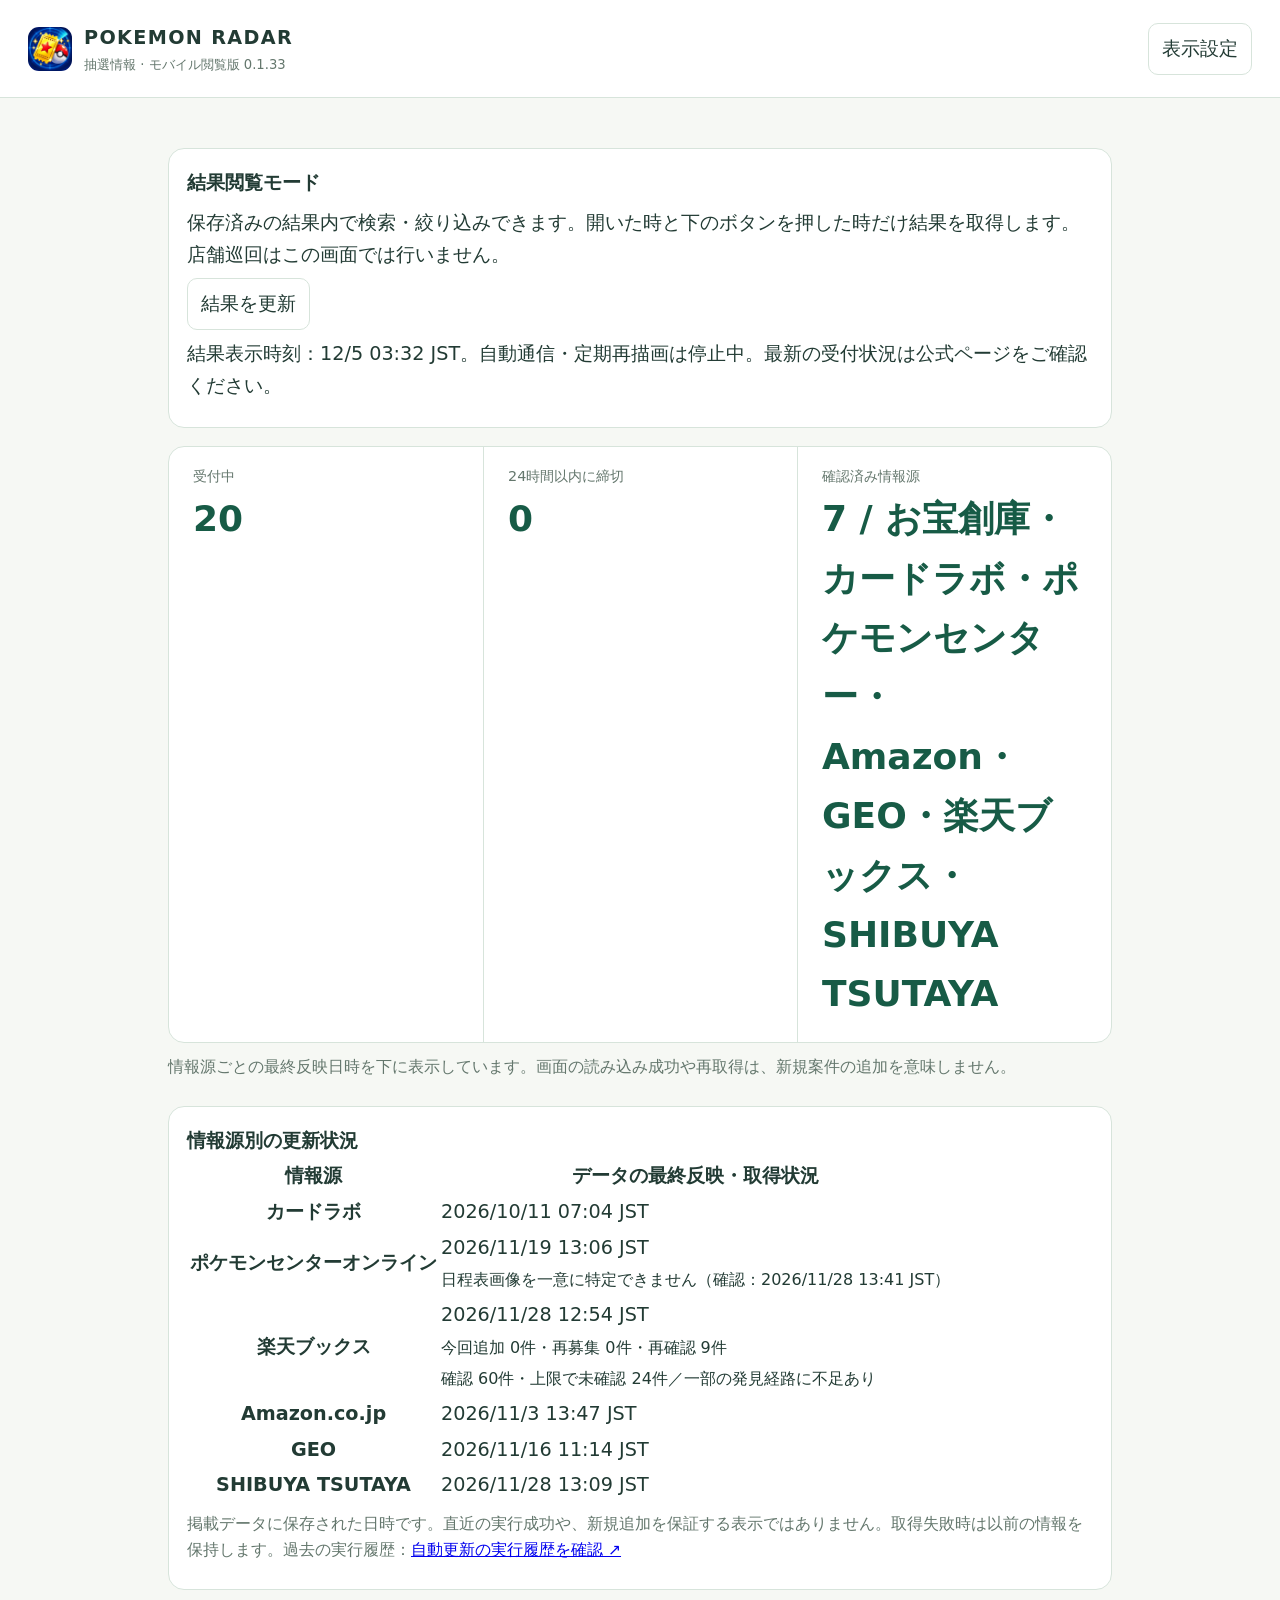
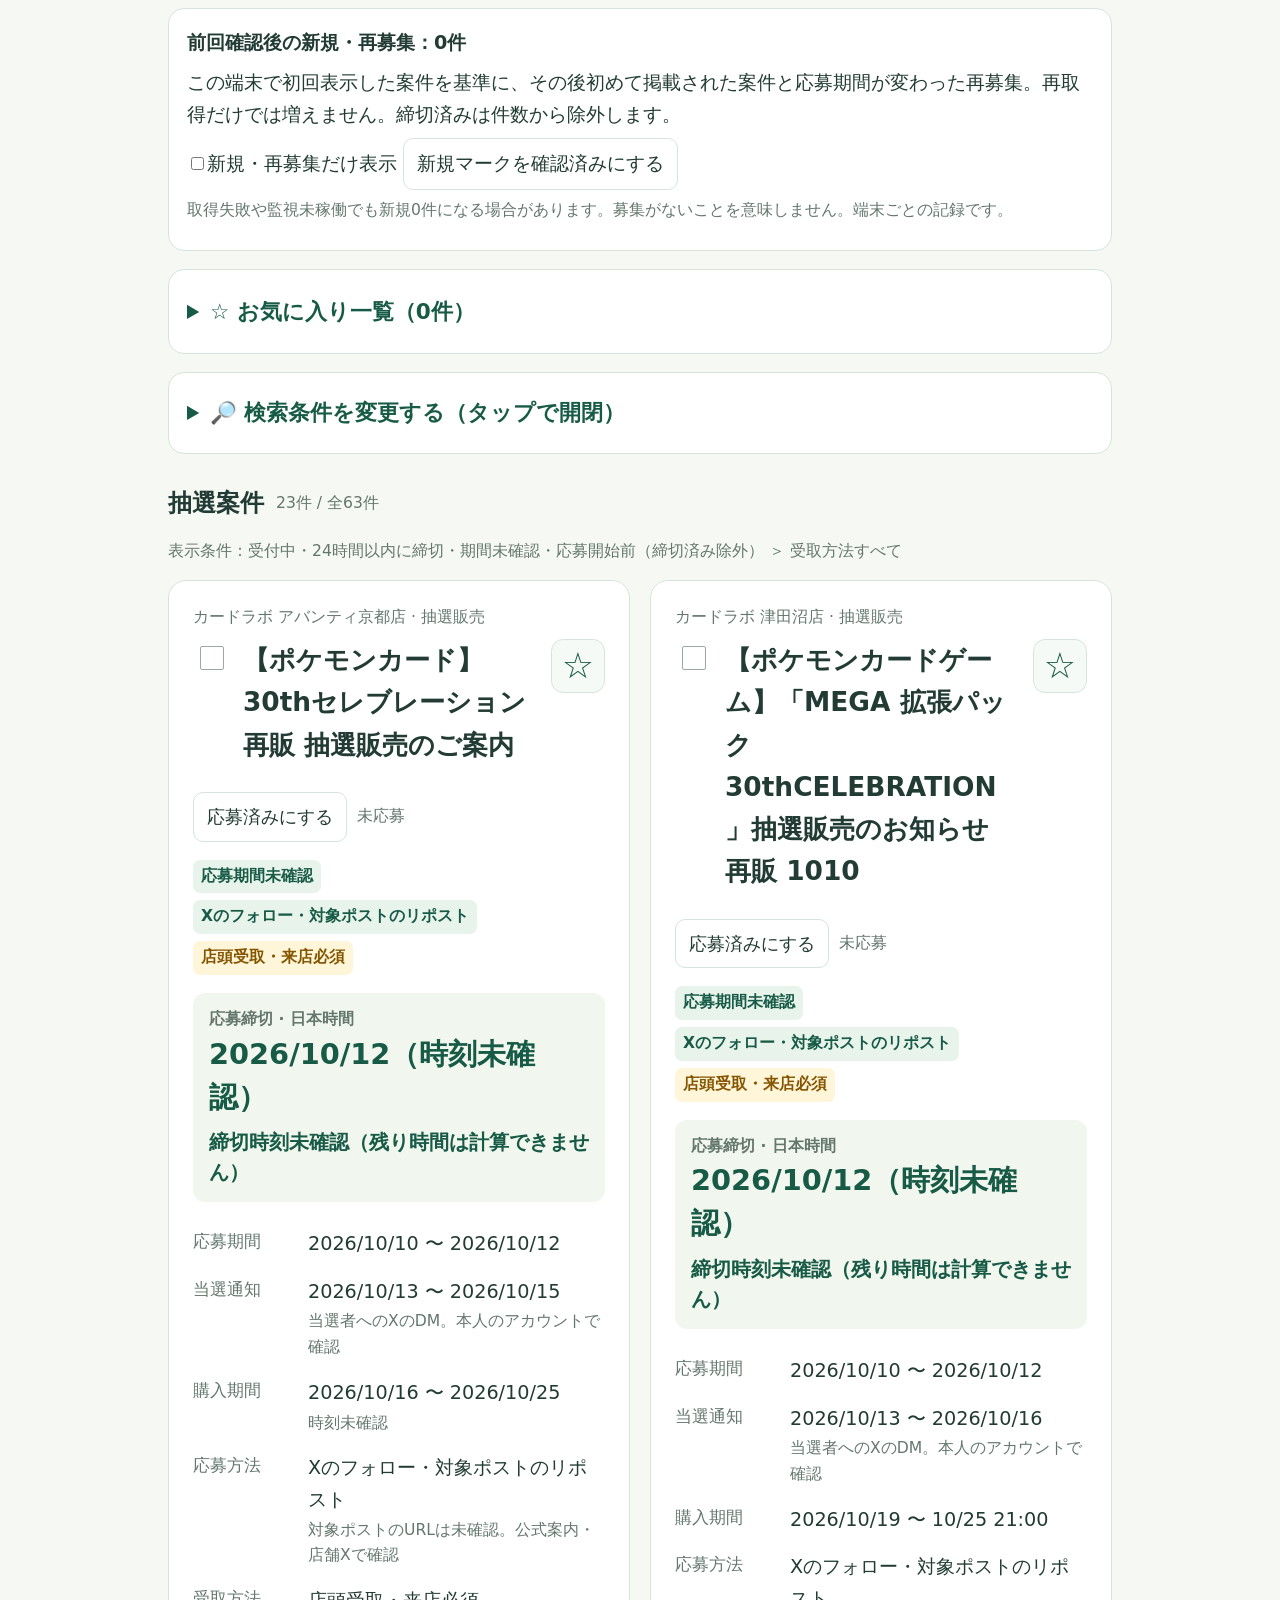
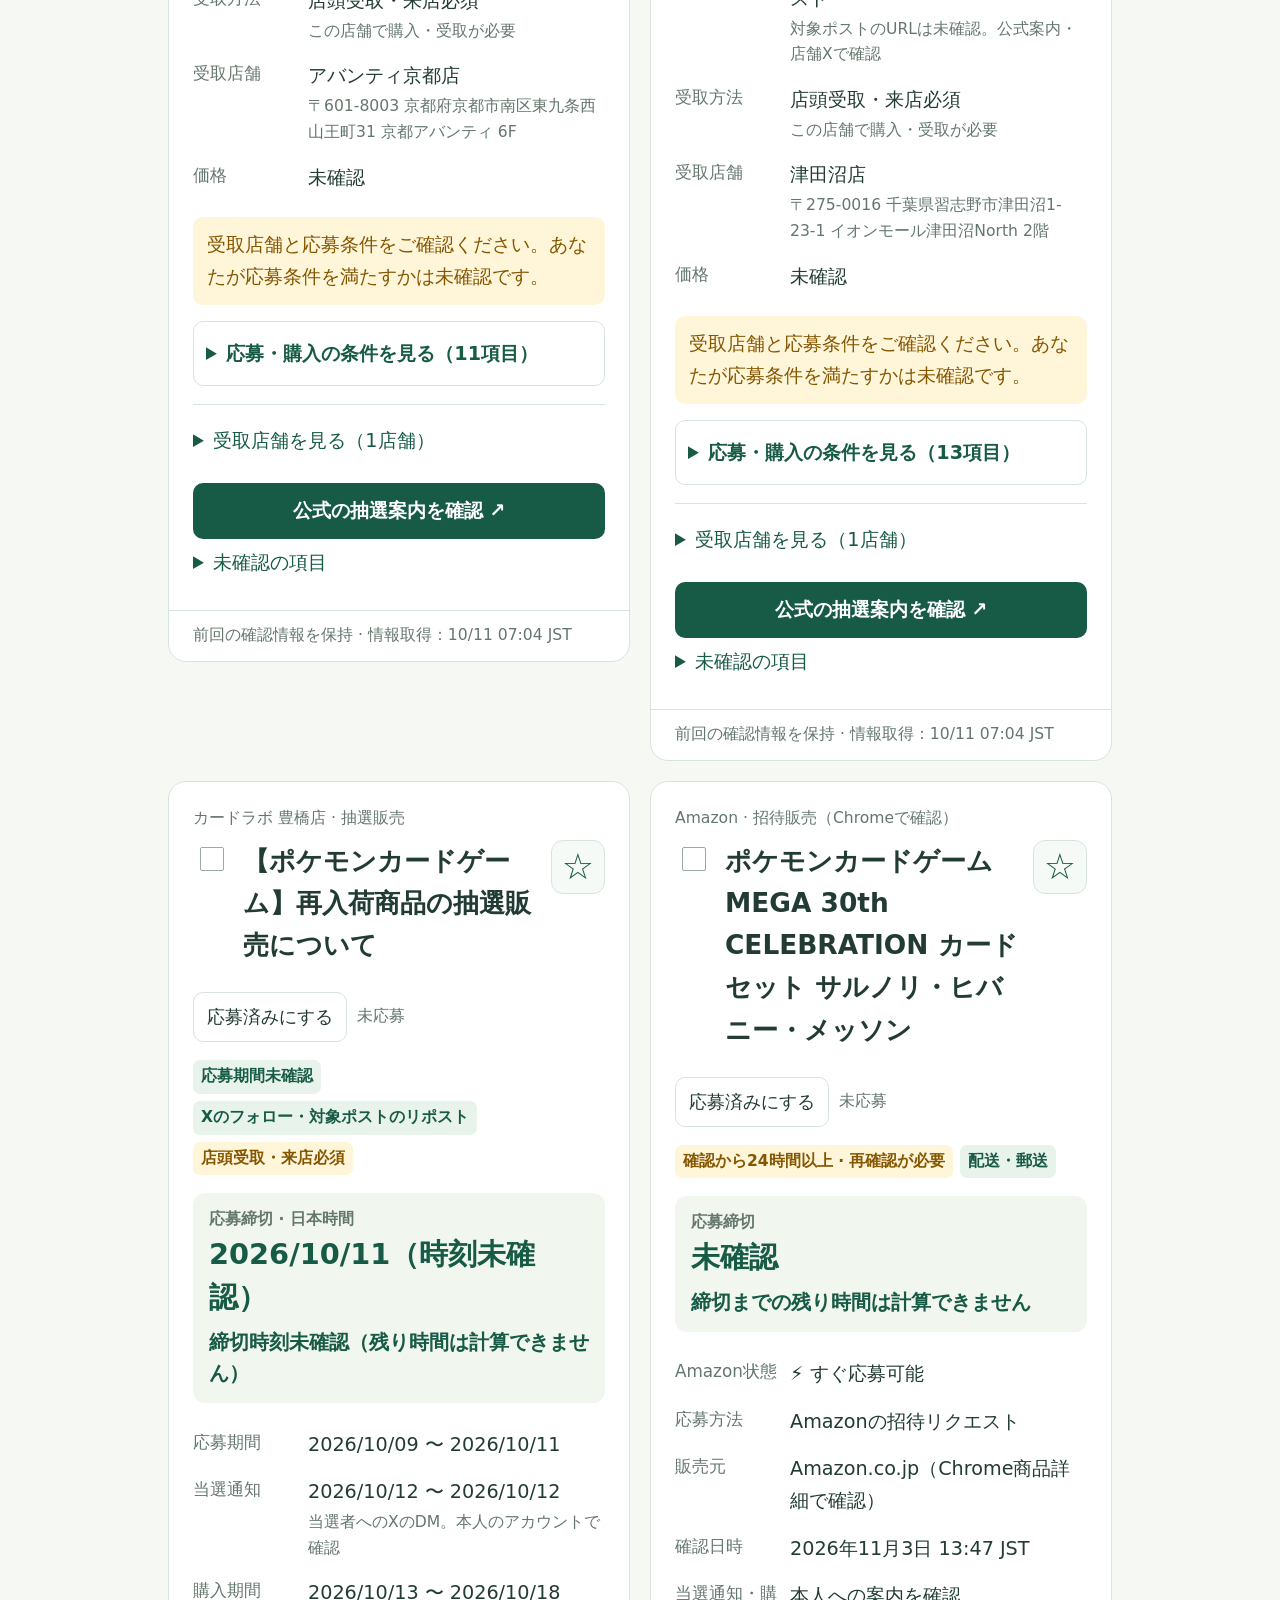
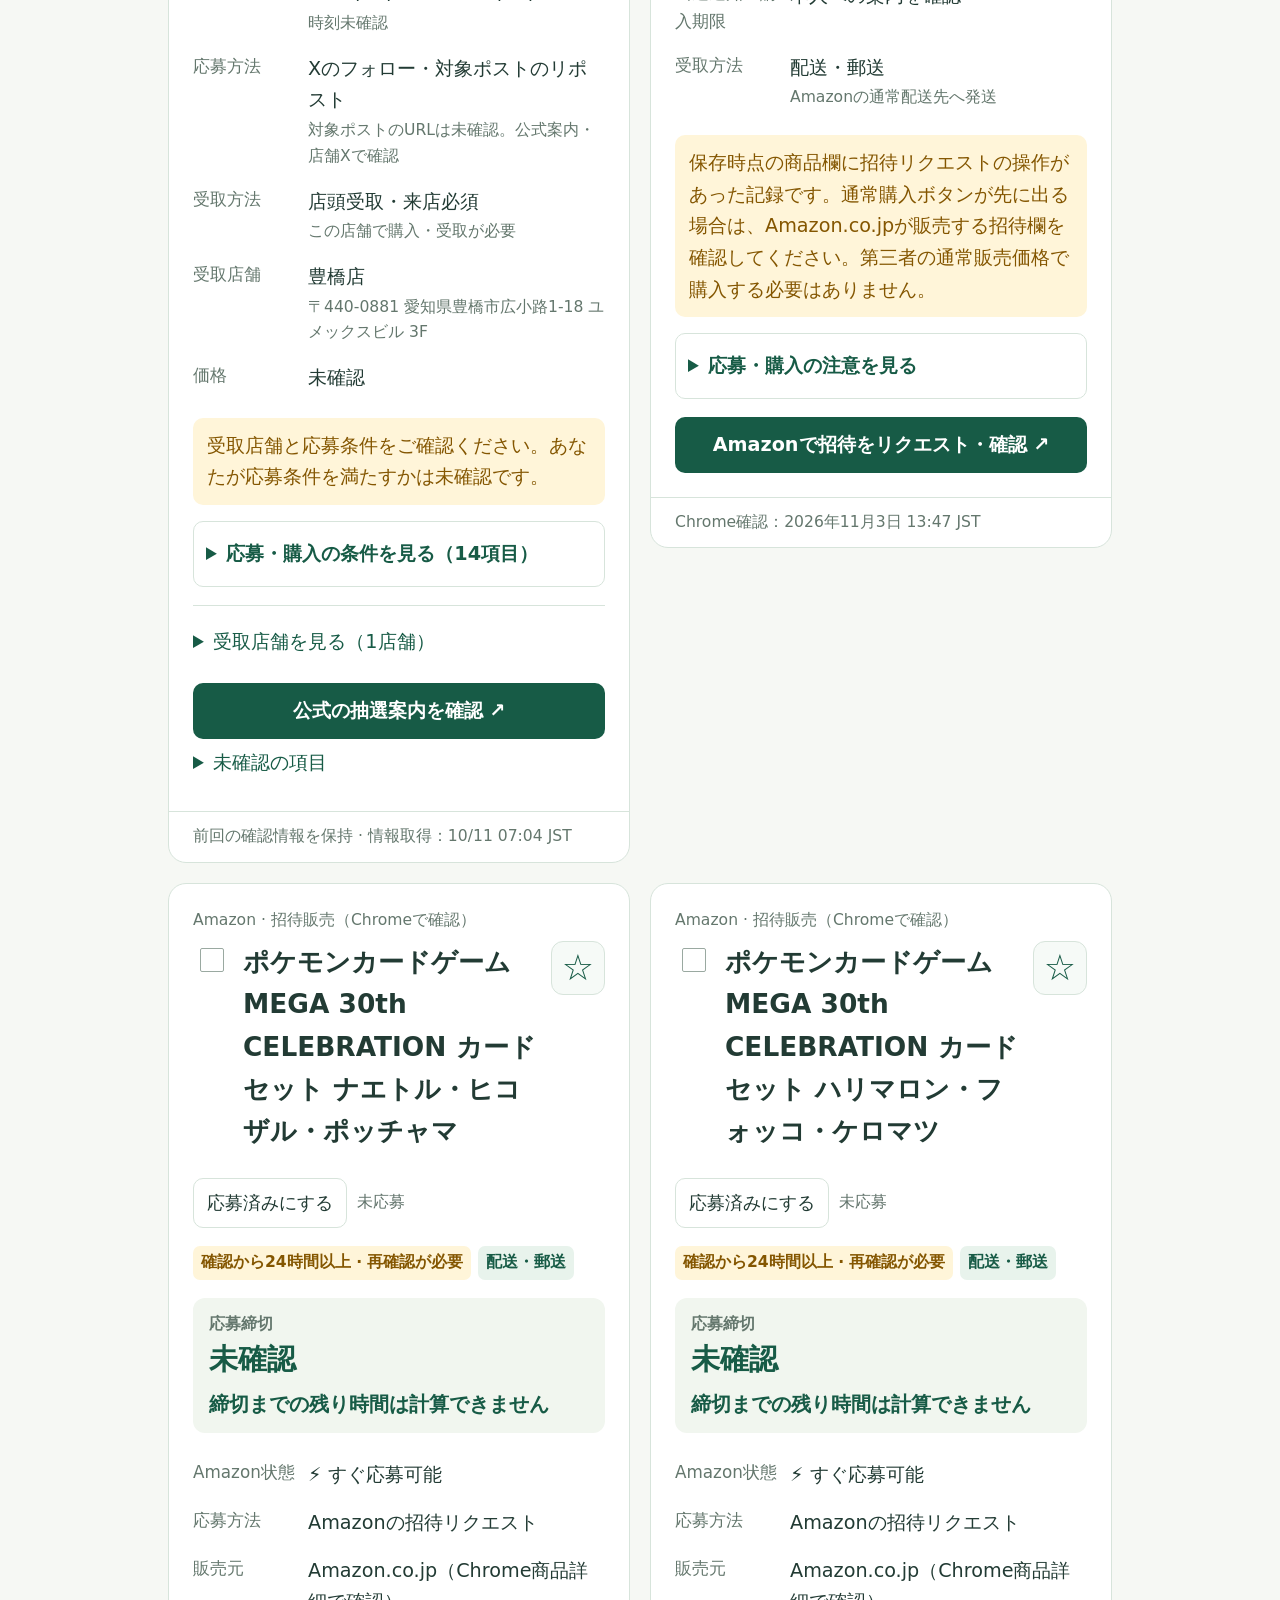
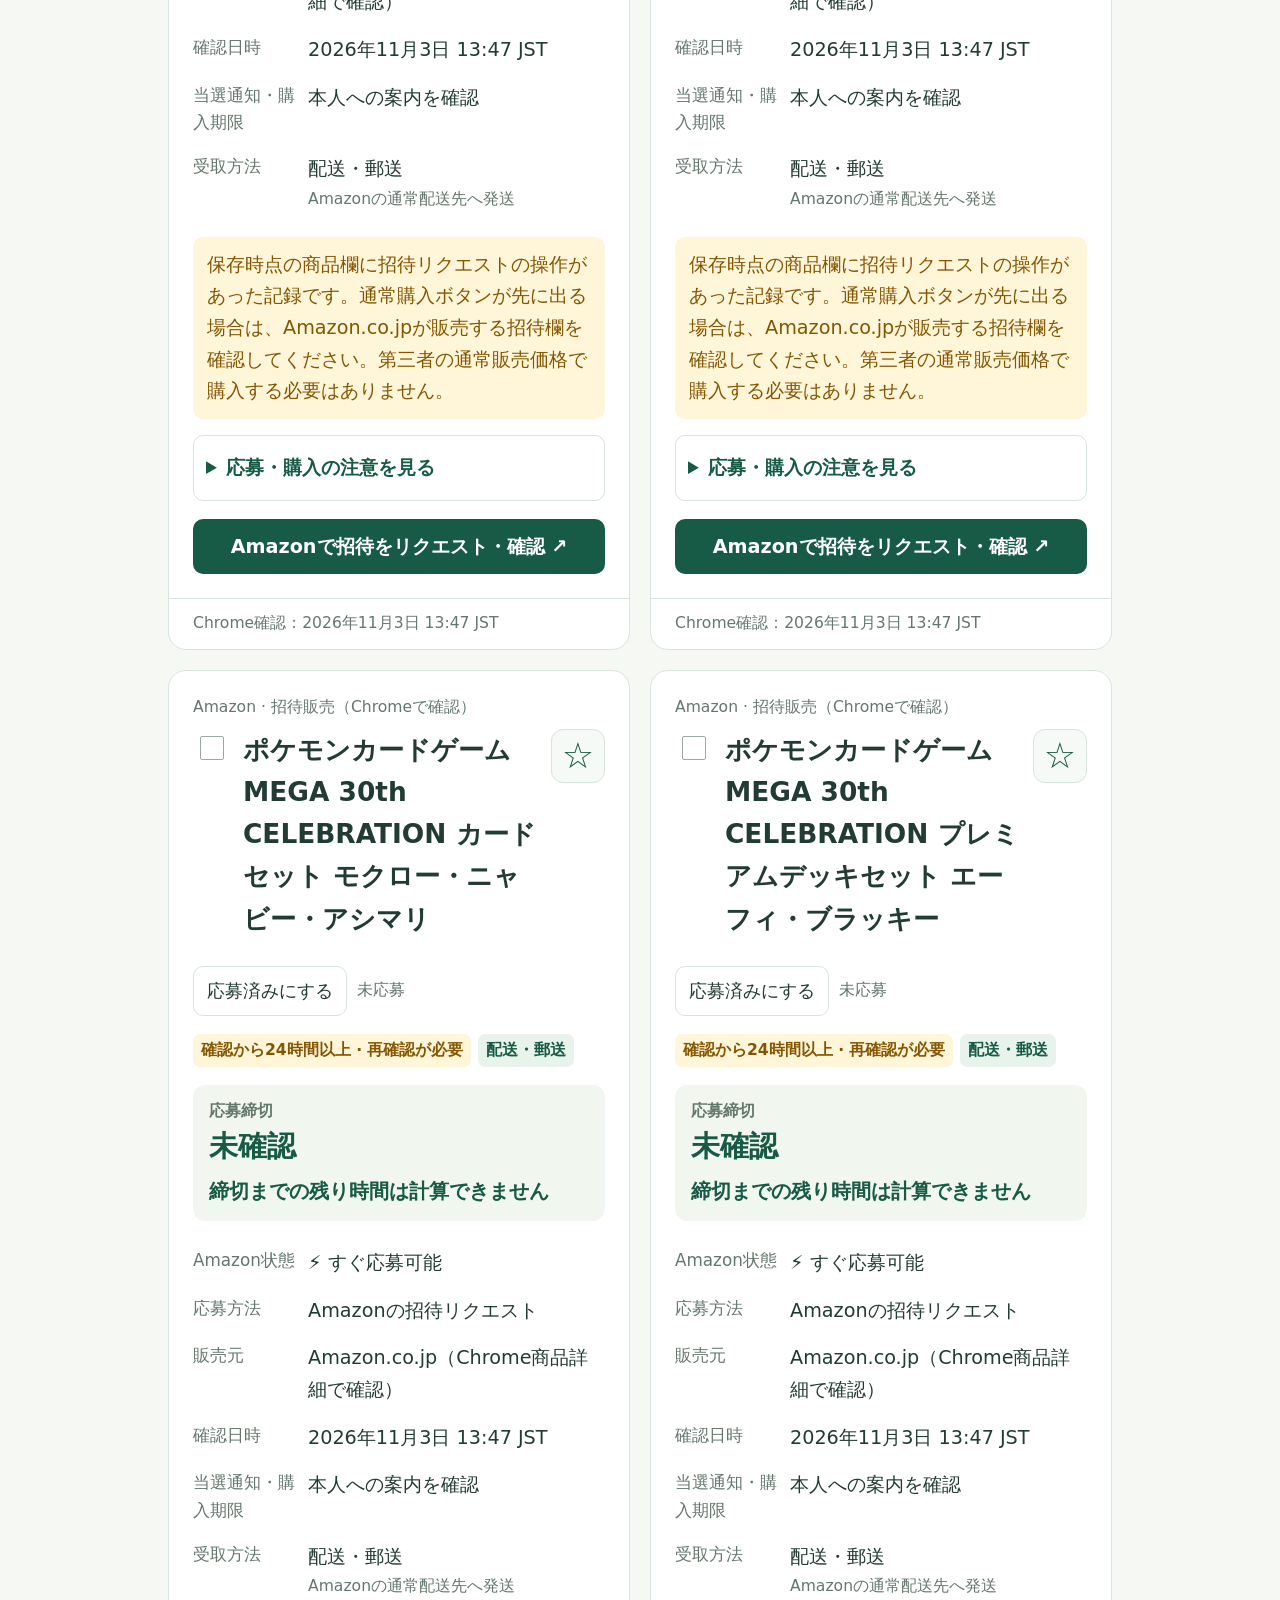
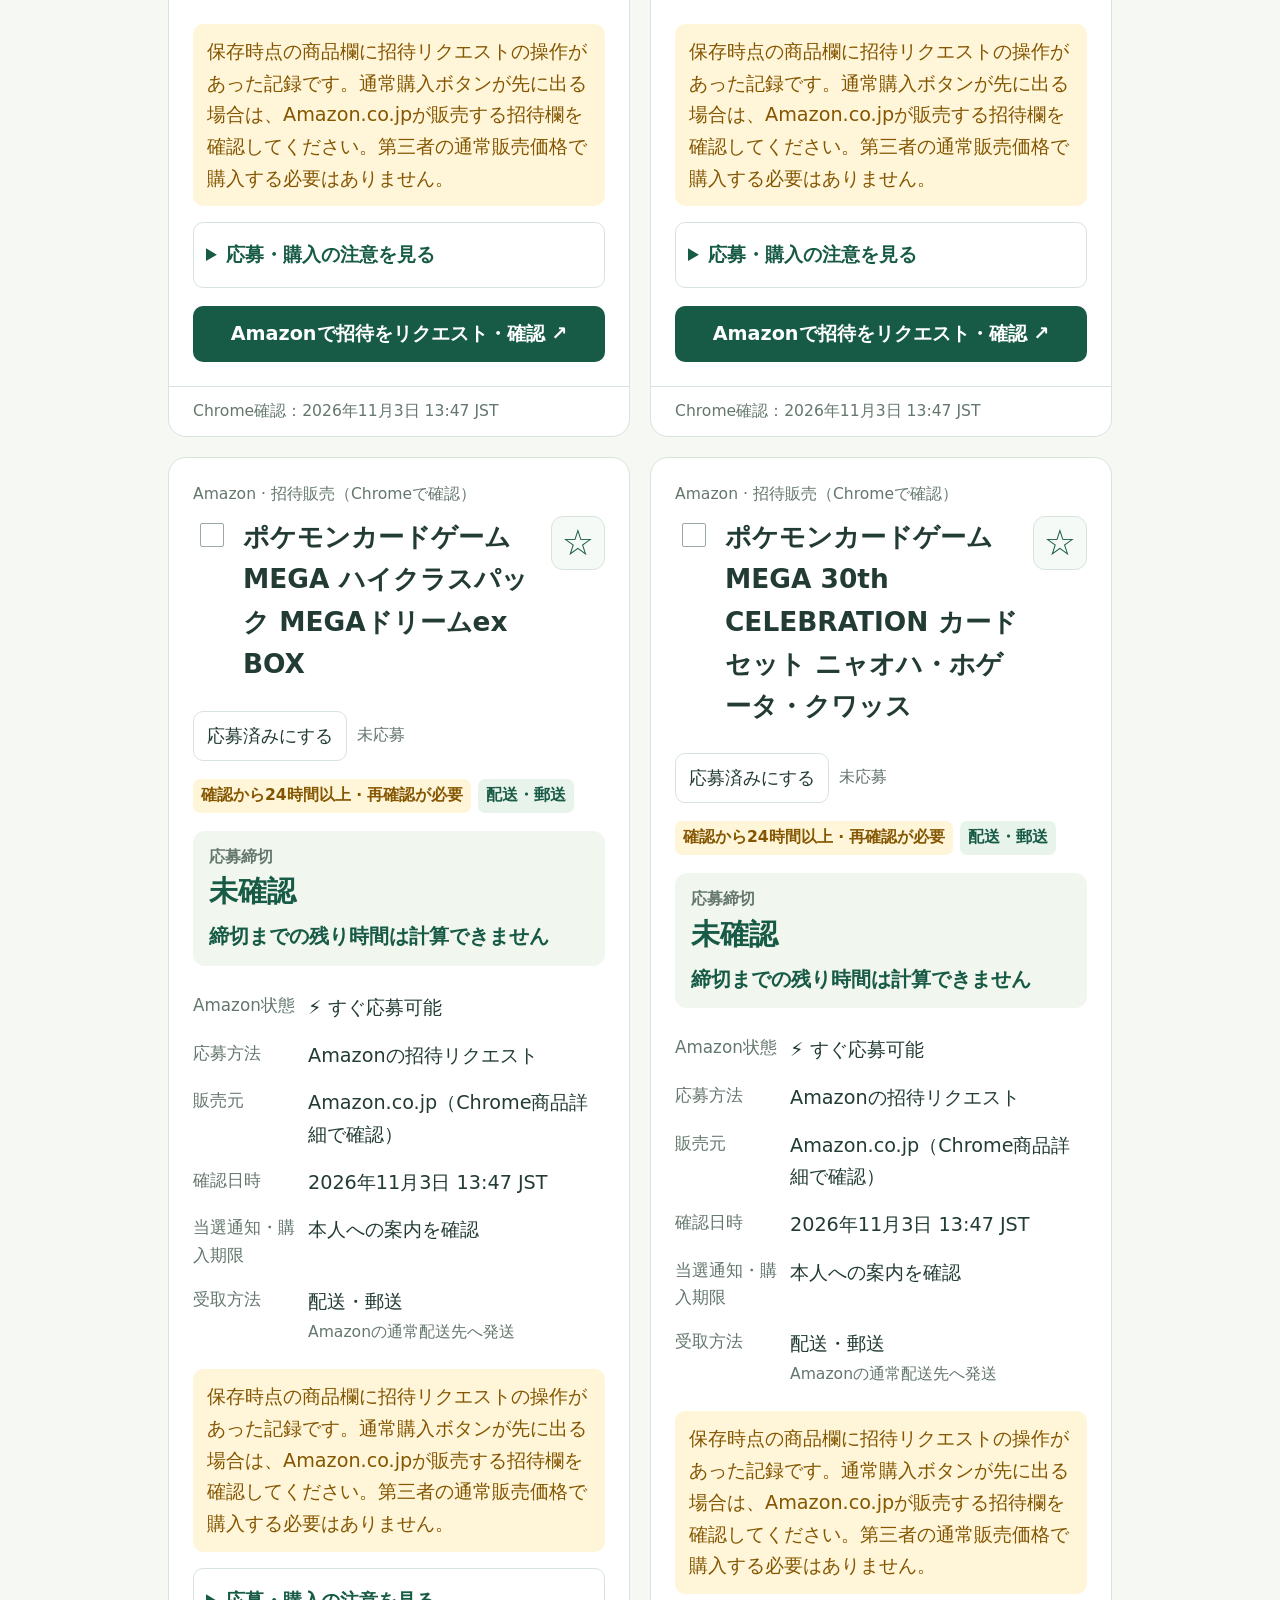
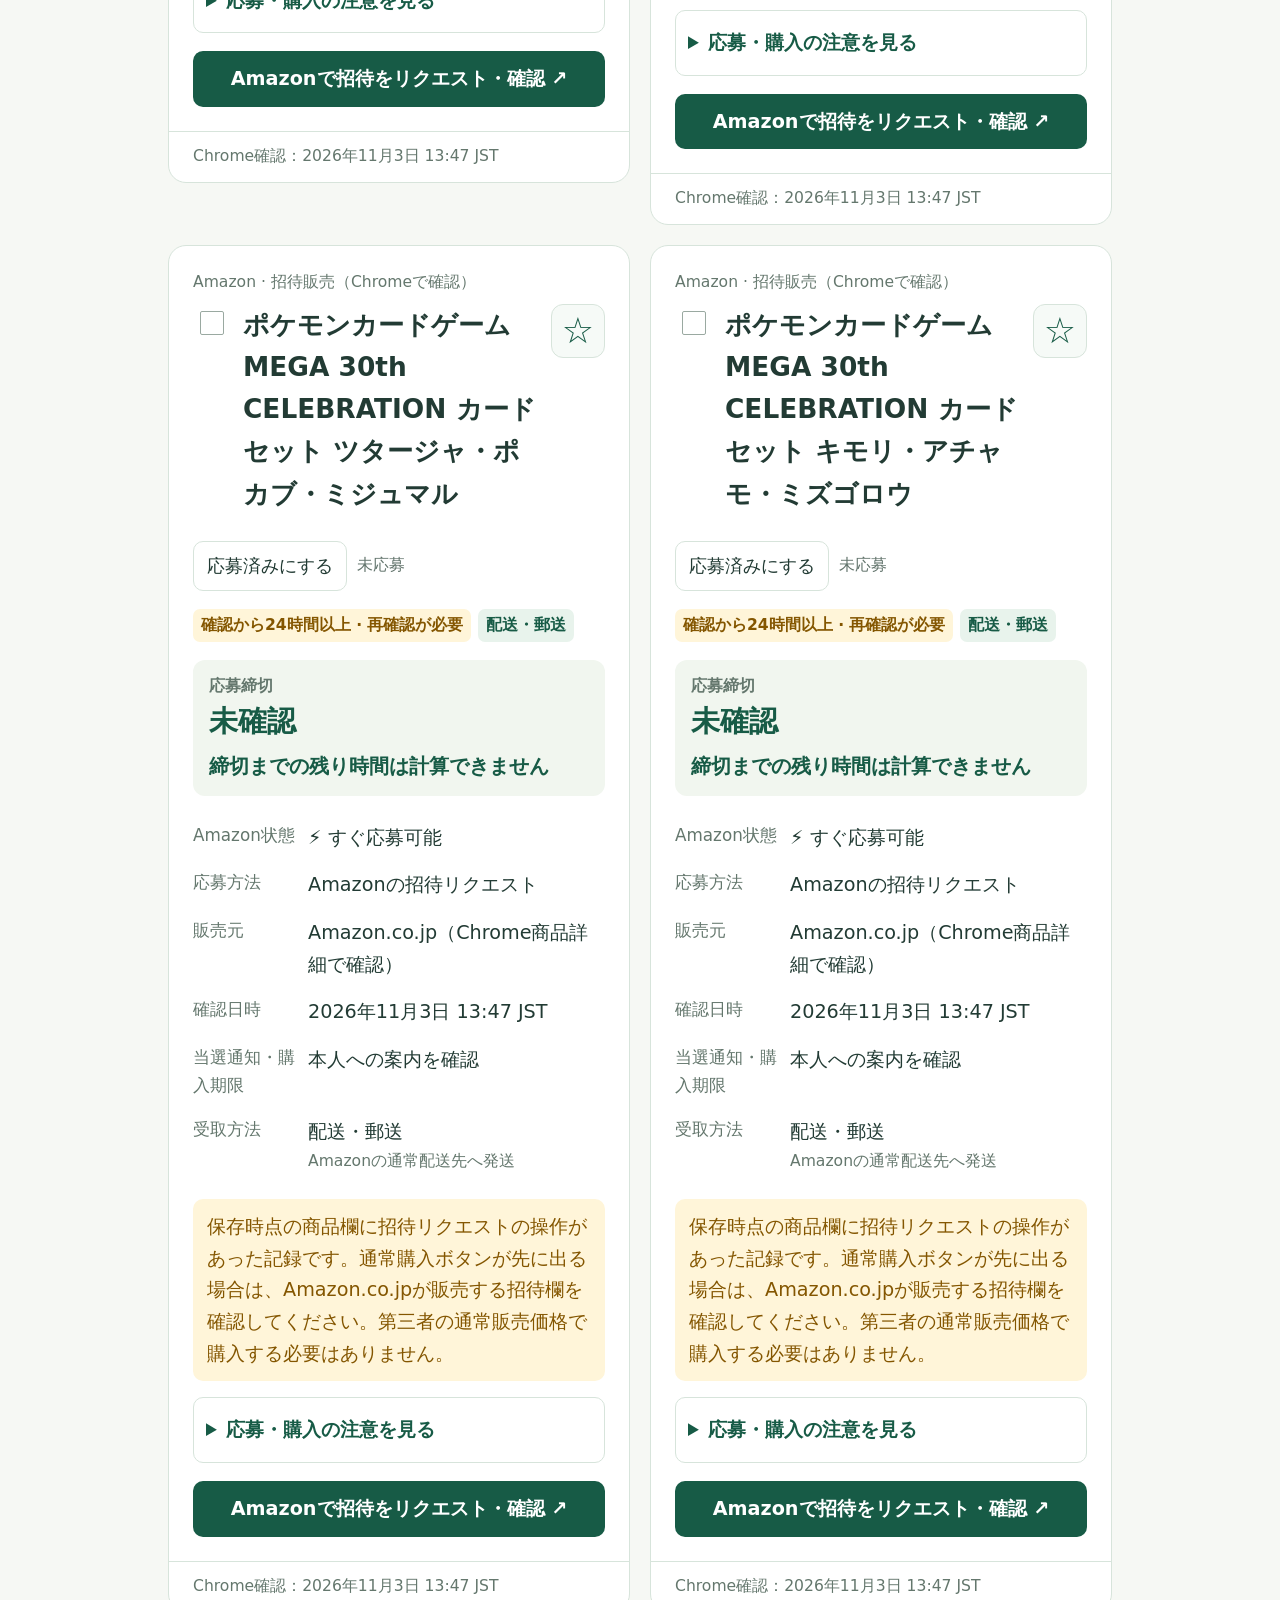
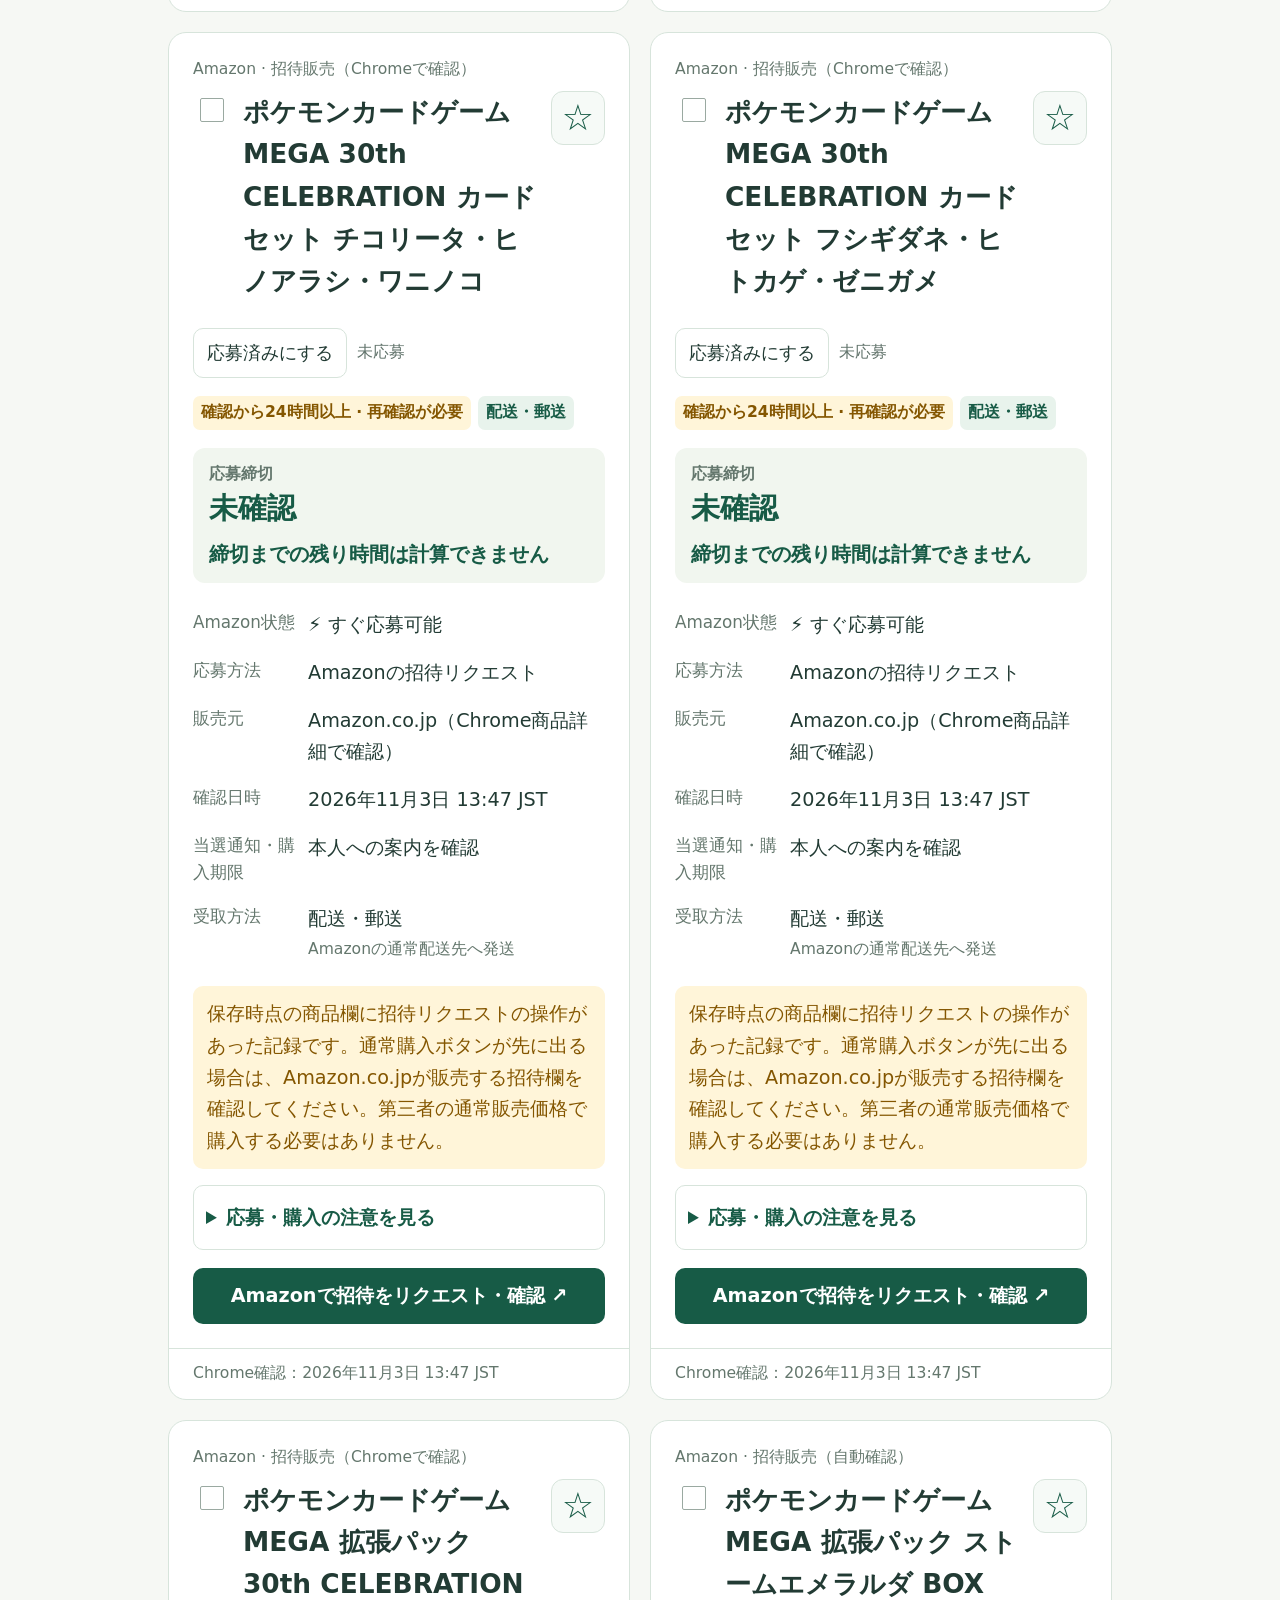
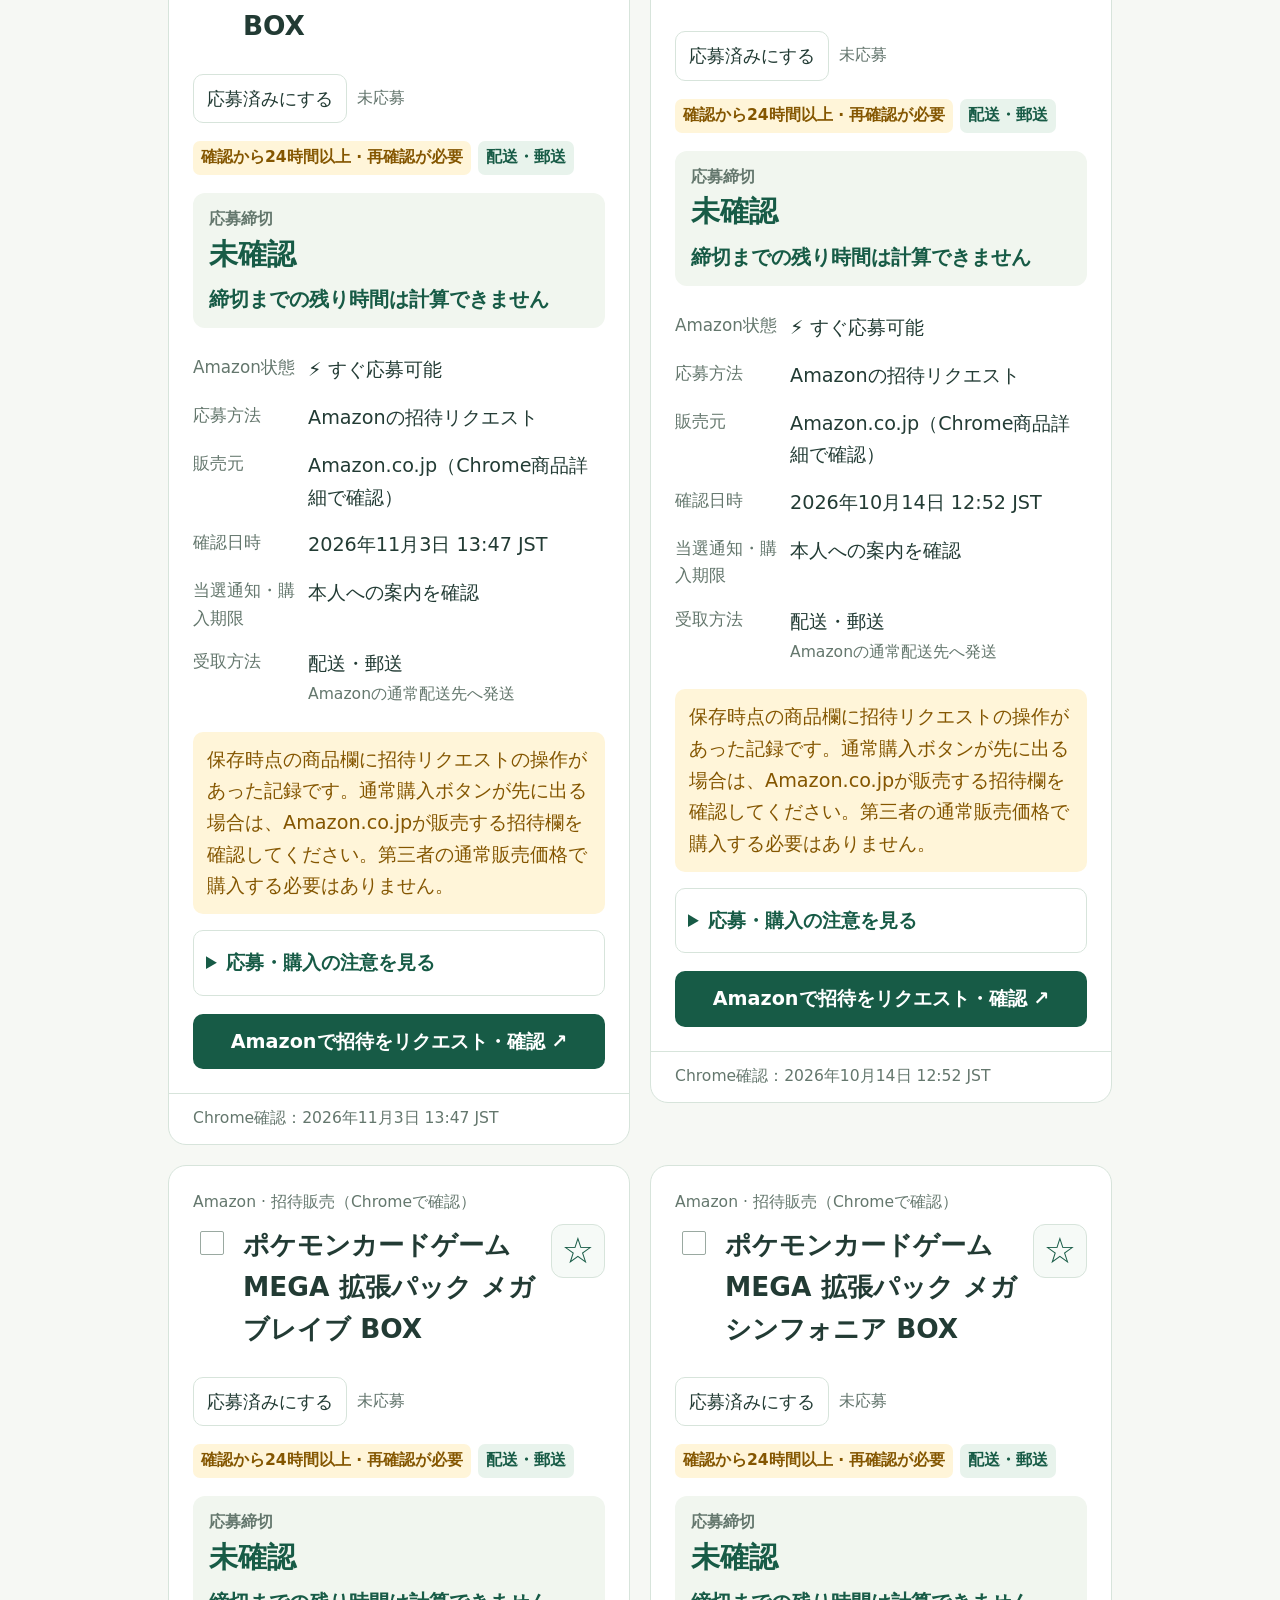
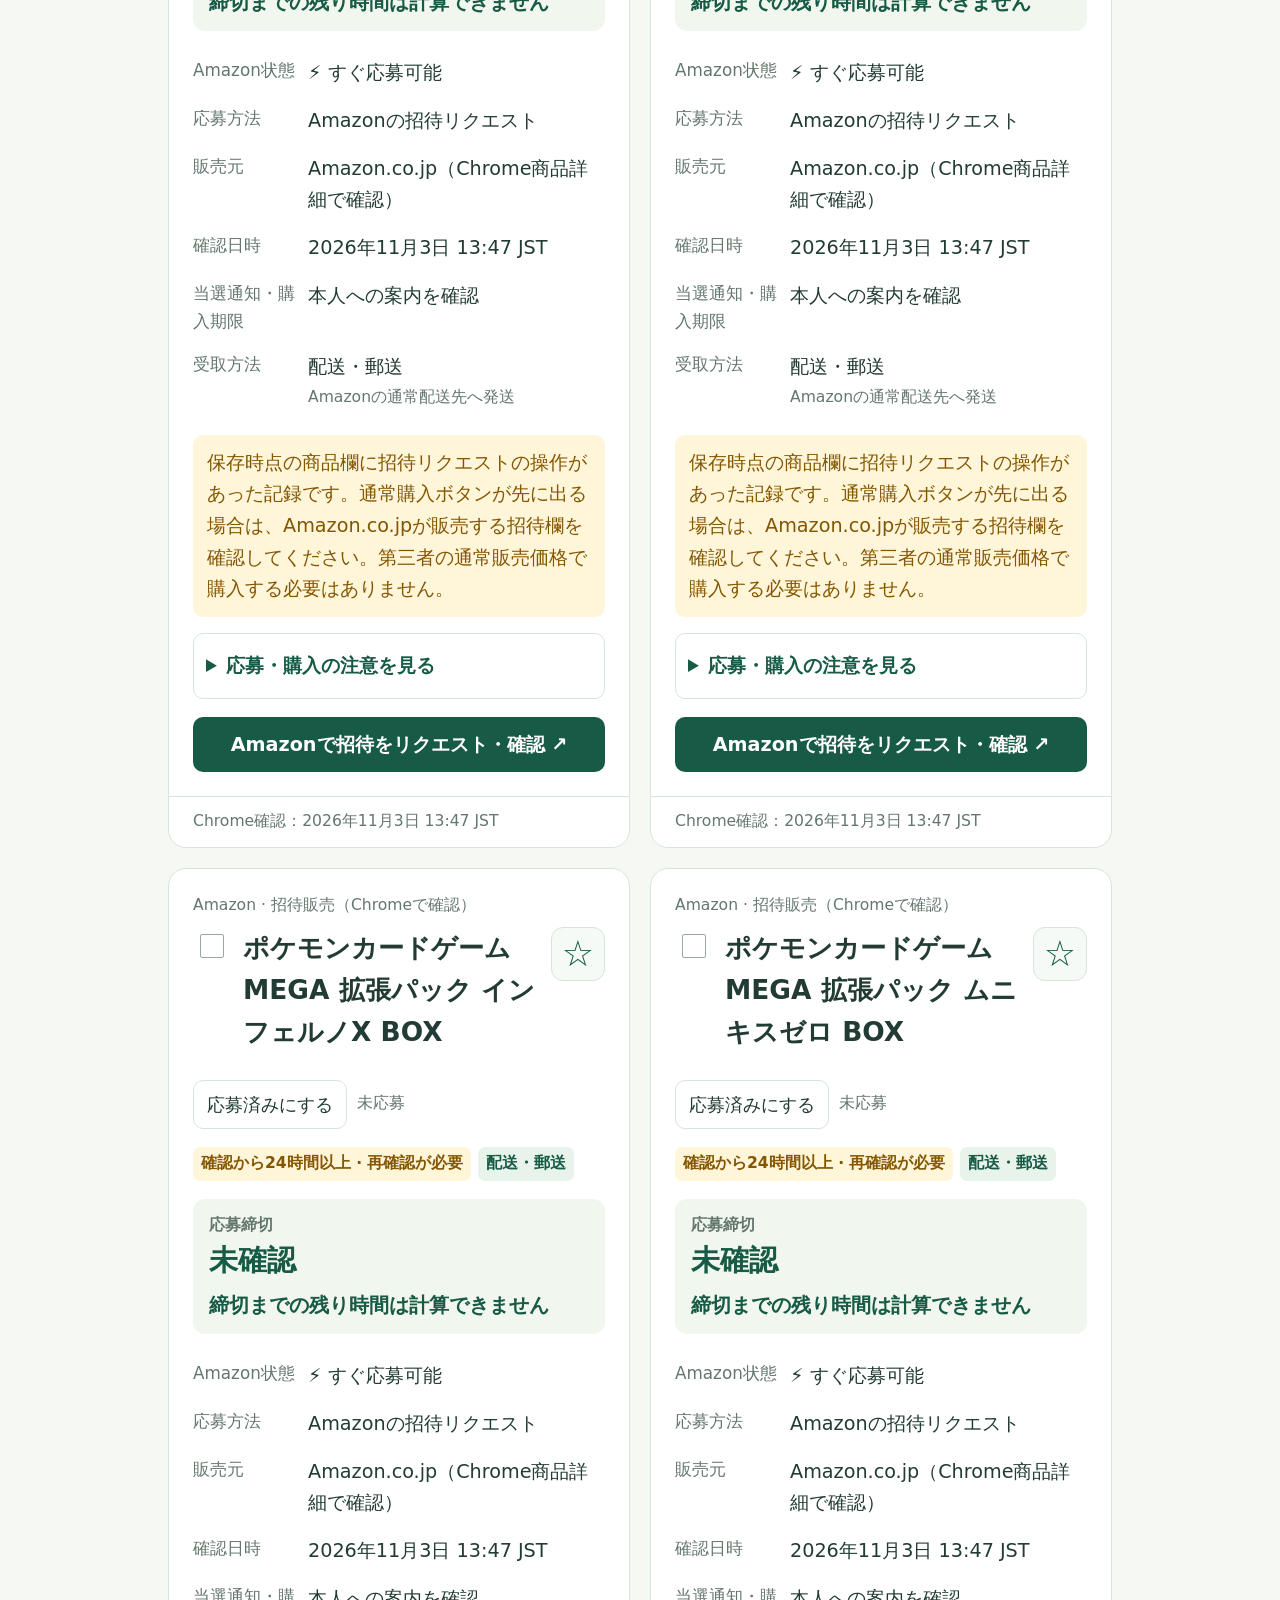
<file: index.html>
<!doctype html>
<html lang="ja" data-text-size="large" data-hide-details="true"><head><meta charset="utf-8"><meta name="viewport" content="width=device-width,initial-scale=1"><meta name="theme-color" content="#173d36"><title>POKEMON RADAR — 抽選情報</title><link rel="manifest" href="manifest.webmanifest?v=3"><link rel="icon" type="image/png" href="icons/favicon-v3.png"><link rel="apple-touch-icon" sizes="180x180" href="icons/apple-touch-icon-v3.png"><meta name="apple-mobile-web-app-capable" content="yes"><meta name="apple-mobile-web-app-title" content="ポケモンRADAR"><meta name="apple-mobile-web-app-status-bar-style" content="default"><link rel="stylesheet" href="style.css?v=0125"></head>
<body>
<header><div class="brand"><img class="brand-icon" src="icons/icon-192-v3.png" width="44" height="44" alt=""><div><strong>POKEMON RADAR</strong><small>抽選情報 · モバイル閲覧版 0.1.33</small></div></div><button id="settings" aria-expanded="false" aria-controls="settings-panel">表示設定</button></header>
<main>
<section id="settings-panel" class="settings" hidden><h2>⚙ 表示設定</h2><div class="text-setting"><label for="text-size">文字の大きさ</label><select id="text-size"><option value="standard">標準</option><option value="large" selected>大きめ</option><option value="largest">さらに大きめ</option></select></div><p>文字サイズはこのブラウザに保存されます。</p><label class="hide-setting"><input id="hide-details" type="checkbox" checked>取得・分類の詳細を非表示</label><p>取得の根拠や補足説明を隠します。締切・応募条件・受取方法・重要な注意は表示されます。</p><details class="install-help"><summary>ホーム画面への追加方法</summary><button id="install-app" hidden>アプリをインストール</button><p id="install-message">iPhone：Safariの共有メニュー →「ホーム画面に追加」。Android：Chromeのメニュー →「ホーム画面に追加」または「アプリをインストール」。PC：Chrome・Edgeのアドレスバーのインストールボタン。</p></details></section>
<section class="intro display-supplementary"><p class="eyebrow">LOTTERY WATCH</p><h1>応募する前に、<br>条件までひと目で。</h1><p>締切と受取方法を確認して、気になる抽選を探しましょう。</p></section>

<section class="personal-panel" aria-label="結果の閲覧"><strong>結果閲覧モード</strong><p>保存済みの結果内で検索・絞り込みできます。開いた時と下のボタンを押した時だけ結果を取得します。店舗巡回はこの画面では行いません。</p><button id="refresh-results" type="button">結果を更新</button><p id="viewer-status" role="status">結果を準備しています…</p></section>
<section class="overview" aria-label="受付状況"><div><span>受付中</span><strong id="open-count">—</strong></div><div><span>24時間以内に締切</span><strong id="soon-count">—</strong></div><div><span>確認済み情報源</span><strong id="source-count">—</strong></div></section>
<p id="data-notice" class="data-notice" role="status">検証済み情報を読み込んでいます…</p>
<section class="personal-panel" aria-label="更新状況"><strong>情報源別の更新状況</strong><div id="source-updates"></div><p class="muted">掲載データに保存された日時です。直近の実行成功や、新規追加を保証する表示ではありません。取得失敗時は以前の情報を保持します。過去の実行履歴：<a href="https://github.com/yasuyasu55/pokemon-radar-mobile/actions" target="_blank" rel="noopener noreferrer">自動更新の実行履歴を確認 ↗</a></p></section><section class="personal-panel" aria-label="新しく追加された案件"><strong>前回確認後の新規・再募集：<span id="new-count">0</span>件</strong><p id="new-help"></p><label><input id="new-only" type="checkbox">新規・再募集だけ表示</label> <button id="ack-new" type="button">新規マークを確認済みにする</button><p class="muted">取得失敗や監視未稼働でも新規0件になる場合があります。募集がないことを意味しません。端末ごとの記録です。</p></section>
<section id="amazon-import-panel" class="personal-panel" hidden><h2>PCで確認したAmazon案件</h2><p id="amazon-import-title"></p><p>商品欄の招待リクエストを確認した記録を、あなたのPC・スマホで共有します。応募は行いません。</p><button id="amazon-import-save" class="card-link" type="button">この確認結果を保存する</button><p id="amazon-import-status" role="status"></p></section>
<p id="amazon-share-status" class="muted" role="status"></p>
<section id="personal-panel" class="personal-panel" hidden><strong>マイ案件</strong><p id="sync-status" role="status">記録を読み込んでいます…</p><a id="sync-link" class="card-link" href="https://pokemon-radar-personal.precious-masa1997.chatgpt.site/radar/index.html">PC・スマホで同期する画面を開く ↗</a><p id="sync-help" class="muted">この画面の記録はこのブラウザ内に保存されます。端末間で共有する場合は上の個人用画面をお使いください。</p><button id="retry-sync" type="button" hidden>同期を再試行</button></section><details id="favorites-panel" class="favorites-panel"><summary>☆ お気に入り一覧（<span id="favorite-count">0</span>件）</summary><p class="muted">検索条件に関係なく、保存した案件を表示します。</p><section id="favorite-cases" aria-label="お気に入り案件一覧"></section></details><details class="search-panel"><summary>🔎 検索条件を変更する（タップで開閉）</summary><section class="filters" aria-label="絞り込み"><fieldset class="phase-filter"><legend>受付状態</legend><div class="phase-options"><label><input type="checkbox" name="phase" value="open" checked>受付中</label><label><input type="checkbox" name="phase" value="soon" checked>24時間以内に締切</label><label><input type="checkbox" name="phase" value="unknown" checked>期間未確認</label><label><input type="checkbox" name="phase" value="before" checked>応募開始前</label></div><button id="reset-phase" type="button">標準表示に戻す</button><p class="filter-note">締切済み案件は通常一覧から除外します。</p></fieldset><fieldset class="receiving-filter"><legend>受取方法（未選択＝すべて）</legend><div class="receiving-options"><label><input type="checkbox" name="receiving" value="delivery">配送・郵送</label><label><input type="checkbox" name="receiving" value="store">店頭受取</label><label><input type="checkbox" name="receiving" value="unknown">未確認</label></div><button id="clear-receiving" type="button">選択を解除</button></fieldset><div class="search"><label for="store">受取店舗名</label><input id="store" type="search" placeholder="例：安城、プレイズ"></div><fieldset class="personal-filter"><legend>販売先で絞り込む（未選択＝すべて）</legend><label><input id="amazon-only" type="checkbox">Amazon招待</label><label><input id="rakuten-only" type="checkbox">楽天ブックス</label></fieldset></section></details>
<section id="share-panel" class="share-panel" hidden>
  <div><strong><b id="share-count">0</b>件選択中</strong><span>選択した案件に対する操作</span></div>
  <div class="share-actions">
    <button id="share-line" type="button">LINEで送る</button>
    <button id="share-copy" type="button">コピー</button>
    <button id="share-clear" type="button">選択解除</button>
  </div>
  <p id="share-status" role="status"></p>
</section>
<div class="list-heading"><h2>抽選案件</h2><span id="count">—</span></div><p id="filter-description" class="muted"></p>
<section id="cases" aria-label="抽選案件一覧"></section>
<footer>公式情報を整理した閲覧版です。応募は販売元の公式アプリ等で行ってください。<br>応募済みは利用者が記録する機能です。ボタンを押しても応募手続きは行われません。</footer>
</main><script type="module" src="app.mjs?v=0137"></script><script type="module" src="install.mjs?v=0113"></script></body></html>
</file>
<file: style.css>
:root{color-scheme:light;--ink:#223b34;--green:#175b46;--muted:#64776d;--line:#d7e4db;--paper:#f6f8f4;--amber:#845600;--amber-bg:#fff5d9}*{box-sizing:border-box}body{font-size:calc(16px * var(--text-scale,1.2));margin:0;background:var(--paper);color:var(--ink);font-family:system-ui,-apple-system,"Segoe UI","Noto Sans JP",sans-serif;line-height:1.65}header{padding:22px 28px;display:flex;align-items:center;justify-content:space-between;gap:12px;border-bottom:1px solid var(--line);background:#fff}.brand{display:flex;align-items:center;gap:12px}.mark{font-size:calc(34px * var(--text-scale,1.2));color:var(--green)}.brand strong{font-size:calc(16px * var(--text-scale,1.2));letter-spacing:.07em}.brand small{display:block;font-size:calc(11px * var(--text-scale,1.2));color:var(--muted)}button,select,input{font:inherit}button{border:1px solid var(--line);border-radius:10px;background:white;padding:9px 13px;color:var(--ink);cursor:pointer;min-height:44px}main{max-width:1000px;margin:auto;padding:32px 28px}.intro{padding-bottom:24px}.eyebrow{font-size:calc(11px * var(--text-scale,1.2));letter-spacing:.2em;color:var(--green);font-weight:700;margin:0 0 12px}h1{font-size:calc(36px * var(--text-scale,1.2));line-height:1.5;letter-spacing:-.03em;margin:0}h1 br{display:none}.intro>p:last-child{color:var(--muted);font-size:calc(14px * var(--text-scale,1.2))}.settings{border:1px solid var(--line);background:white;padding:16px;border-radius:12px;margin-bottom:16px}.settings p{font-size:calc(12px * var(--text-scale,1.2));color:var(--muted);margin:8px 0 0}.overview{display:grid;grid-template-columns:repeat(3,1fr);border:1px solid var(--line);border-radius:16px;background:white;overflow:hidden}.overview>div{padding:18px 24px}.overview>div+div{border-left:1px solid var(--line)}.overview span{display:block;font-size:calc(12px * var(--text-scale,1.2));color:var(--muted)}.overview strong{font-size:calc(30px * var(--text-scale,1.2));display:block;color:var(--green);font-variant-numeric:tabular-nums}.overview small{font-size:calc(11px * var(--text-scale,1.2));font-weight:400}.data-notice{font-size:calc(12px * var(--text-scale,1.2));color:var(--muted);margin:12px 0 26px}.filters{display:flex;gap:12px;flex-wrap:wrap}.filters>div{flex:1;min-width:170px}.filters label{font-size:calc(12px * var(--text-scale,1.2));display:block;margin-bottom:5px}.filters select,.filters input{width:100%;min-height:46px;border:1px solid var(--line);border-radius:10px;padding:10px;background:white;color:var(--ink)}.list-heading{margin-top:30px;display:flex;align-items:center;gap:12px}.list-heading h2{font-size:calc(20px * var(--text-scale,1.2));margin:0}.list-heading>span{font-size:calc(13px * var(--text-scale,1.2));color:var(--muted)}.muted{color:var(--muted);font-size:calc(12px * var(--text-scale,1.2))}#cases{display:grid;grid-template-columns:repeat(2,minmax(0,1fr));gap:20px;align-items:start}.card{background:#fff;border:1px solid var(--line);border-radius:18px;overflow:hidden}.card-body{padding:24px}.card-source{font-size:calc(12px * var(--text-scale,1.2));color:var(--muted);margin:0 0 8px}.card h3{font-size:calc(20px * var(--text-scale,1.2));line-height:1.6;margin:0 0 14px;overflow-wrap:anywhere}.badges{display:flex;gap:7px;flex-wrap:wrap;margin-bottom:18px}.badge{font-size:calc(11px * var(--text-scale,1.2));font-weight:700;border-radius:7px;padding:4px 8px;background:#e8f3ec;color:var(--green)}.badge.amber{background:var(--amber-bg);color:var(--amber)}.badge.gray{background:#eef0ef;color:#64776d}.deadline{background:#f1f6ef;border-radius:12px;padding:14px 16px;margin-bottom:18px}.deadline small{color:var(--muted);display:block;font-size:calc(11px * var(--text-scale,1.2))}.deadline strong{display:block;font-size:calc(24px * var(--text-scale,1.2));line-height:1.5;color:var(--green);font-variant-numeric:tabular-nums}.deadline .remaining{font-size:calc(12px * var(--text-scale,1.2));margin:4px 0 0;color:var(--green);font-weight:700}.deadline.closed{background:#f1f1ef}.deadline.closed strong{color:#64776d}.deadline.soon{background:var(--amber-bg)}.deadline.soon strong,.deadline.soon .remaining{color:var(--amber)}dl{margin:0}.row{display:grid;grid-template-columns:88px minmax(0,1fr);gap:12px;padding:8px 0}.row dt{color:var(--muted);font-size:calc(12px * var(--text-scale,1.2))}.row dd{margin:0;font-size:calc(13px * var(--text-scale,1.2));overflow-wrap:anywhere}.row dd small{display:block;color:var(--muted);font-size:calc(11px * var(--text-scale,1.2));margin-top:2px}.callout{font-size:calc(12px * var(--text-scale,1.2));background:var(--amber-bg);color:var(--amber);border-radius:10px;padding:12px 14px;margin:16px 0}.conditions h4{font-size:calc(13px * var(--text-scale,1.2));margin:16px 0 6px}.conditions ul{margin:0;padding-left:18px;font-size:calc(12px * var(--text-scale,1.2))}.conditions li{margin:5px 0}.card-link{display:block;background:var(--green);color:white;padding:12px 16px;border-radius:10px;text-align:center;text-decoration:none;font-size:calc(13px * var(--text-scale,1.2));font-weight:700;margin-top:18px}.link-note{color:var(--muted);font-size:calc(11px * var(--text-scale,1.2));text-align:center;margin:6px 0 0}.stores{margin-top:18px;border-top:1px solid var(--line);padding-top:12px}summary{cursor:pointer;font-size:calc(12px * var(--text-scale,1.2));color:var(--green);min-height:36px;line-height:36px}details ul{font-size:calc(12px * var(--text-scale,1.2));padding-left:18px}.store-brand{font-size:calc(13px * var(--text-scale,1.2));margin-bottom:3px}.store-list{display:flex;flex-wrap:wrap;gap:6px;margin-bottom:12px}.store-chip{background:#f1f5f0;border-radius:5px;font-size:calc(11px * var(--text-scale,1.2));padding:4px 7px}.evidence{border-top:1px solid var(--line);padding:12px 24px;background:#fcfdfb}.evidence p,.evidence pre{font-size:calc(11px * var(--text-scale,1.2));white-space:pre-wrap;overflow-wrap:anywhere;color:var(--muted)}.card-bottom{border-top:1px solid var(--line);padding:12px 24px;font-size:calc(11px * var(--text-scale,1.2));color:var(--muted)}.empty{grid-column:1/-1;border:1px dashed var(--line);padding:32px;text-align:center;border-radius:16px;background:white}.empty p{font-size:calc(13px * var(--text-scale,1.2));color:var(--muted)}footer{padding:30px 0;font-size:calc(11px * var(--text-scale,1.2));color:var(--muted);text-align:center}a:focus-visible,button:focus-visible,select:focus-visible,input:focus-visible,summary:focus-visible{outline:3px solid #68a98b;outline-offset:3px}[hidden]{display:none!important}@media(max-width:680px){header{padding:16px}.brand strong{font-size:calc(13px * var(--text-scale,1.2))}.mark{font-size:calc(28px * var(--text-scale,1.2))}header button{font-size:calc(11px * var(--text-scale,1.2));padding:7px 10px}main{padding:24px 16px}h1{font-size:calc(28px * var(--text-scale,1.2))}h1 br{display:block}.intro>p:last-child{font-size:calc(12px * var(--text-scale,1.2))}.overview>div{padding:12px 10px}.overview span{font-size:calc(10px * var(--text-scale,1.2))}.overview strong{font-size:calc(25px * var(--text-scale,1.2))}.overview small{display:block;font-size:calc(9px * var(--text-scale,1.2))}.filters{gap:10px}.filters>div{min-width:0;flex:1 1 40%}.filters .search{flex:1 1 100%}.filters select,.filters input{font-size:calc(13px * var(--text-scale,1.2))}#cases{grid-template-columns:minmax(0,1fr)}.card-body{padding:20px}.card h3{font-size:calc(19px * var(--text-scale,1.2))}.row{grid-template-columns:76px minmax(0,1fr)}.deadline strong{font-size:calc(23px * var(--text-scale,1.2))}}

.brand-icon{border-radius:11px;flex-shrink:0}.install-help{border-top:1px solid var(--line);margin-top:16px;padding-top:14px}.install-help>strong{font-size:calc(13px * var(--text-scale,1.2));display:block}.install-help button{margin-top:10px;background:var(--green);color:white}.install-help p{line-height:1.8}@media(display-mode:standalone){header{padding-top:max(16px,env(safe-area-inset-top))}main{padding-bottom:max(28px,env(safe-area-inset-bottom))}}

:root{--text-scale:1.2}html[data-text-size="standard"]{--text-scale:1}html[data-text-size="large"]{--text-scale:1.2}html[data-text-size="largest"]{--text-scale:1.4}.text-setting{display:flex;align-items:center;gap:12px;margin-bottom:18px;flex-wrap:wrap}.text-setting label{font-weight:700}.text-setting select{min-height:44px;max-width:100%;padding:8px;border:1px solid var(--line);border-radius:8px;background:white;color:var(--ink)}.brand{min-width:0}.brand strong,.brand small{overflow-wrap:anywhere}.overview>div{min-width:0;overflow-wrap:anywhere}.list-heading{flex-wrap:wrap}.row{grid-template-columns:minmax(76px,25%) minmax(0,1fr)}summary{line-height:1.65;padding:8px 0}.filters select{min-width:0}

/* Display preferences: essential conditions and warnings stay visible. */
html[data-hide-details="true"] .display-supplementary{display:none!important}
.settings h2{font-size:calc(20px * var(--text-scale,1.2));margin:0 0 18px}
.settings p{font-size:calc(14px * var(--text-scale,1.2));line-height:1.8}
.hide-setting{display:flex;align-items:flex-start;gap:10px;margin-top:20px}
.hide-setting input{width:22px;height:22px;flex-shrink:0;margin-top:5px;accent-color:var(--green)}
.row dt{font-size:calc(14px * var(--text-scale,1.2))}
.row dd,.conditions ul,.callout{font-size:calc(16px * var(--text-scale,1.2))}
.row dd small,.card-source,.card-bottom,.link-note,.data-notice,.muted{font-size:calc(13px * var(--text-scale,1.2))}
.conditions h4,summary,.card-link{font-size:calc(16px * var(--text-scale,1.2))}
.badge,.store-chip{font-size:calc(13px * var(--text-scale,1.2))}
.card h3{font-size:calc(22px * var(--text-scale,1.2))}
.settings .text-setting select{min-width:180px}.settings{scroll-margin-top:12px}
@media(max-width:680px){header{flex-wrap:wrap}.card-body{padding:18px}.row{grid-template-columns:minmax(70px,26%) minmax(0,1fr);gap:10px}.card h3{font-size:calc(21px * var(--text-scale,1.2))}.overview{grid-template-columns:repeat(2,minmax(0,1fr))}.overview>div:last-child{grid-column:1/-1;border-left:0;border-top:1px solid var(--line)}.overview span{font-size:calc(12px * var(--text-scale,1.2))}}

.conditions{margin-top:16px;border:1px solid var(--line);border-radius:10px;padding:8px 12px}.conditions summary{font-weight:700}.conditions[open] summary{margin-bottom:8px}.conditions ul{padding-left:22px}

.receiving-filter{flex:1 1 100%;min-width:0;margin:4px 0 0;padding:14px;border:1px solid var(--line);border-radius:12px;background:white}
.receiving-filter legend{font-size:calc(14px * var(--text-scale,1.2));padding:0 6px;font-weight:700}
.receiving-options{display:flex;flex-wrap:wrap;gap:10px}.filters .receiving-options label{display:flex;align-items:center;gap:9px;border:1px solid var(--line);border-radius:999px;padding:9px 14px;margin:0;font-size:calc(16px * var(--text-scale,1.2));cursor:pointer;min-height:48px}
.filters .receiving-options input{width:22px;height:22px;min-height:0;padding:0;margin:0;flex-shrink:0;accent-color:var(--green)}
.receiving-options label:has(input:checked){background:#e8f3ec;border-color:var(--green);color:var(--green)}
#clear-receiving{margin-top:12px;font-size:calc(13px * var(--text-scale,1.2))}

.search-panel{border:1px solid var(--line);border-radius:16px;background:white;margin:18px 0;padding:14px 18px}.search-panel>summary{font-size:calc(18px * var(--text-scale,1.2));font-weight:700;padding:8px 0;overflow-wrap:anywhere}.search-panel[open]>.filters{margin-top:18px;padding-bottom:8px}

/* 締切と残り時間は常時表示し、補足情報の非表示対象にしない */
.deadline .remaining{font-size:calc(17px * var(--text-scale,1.2));line-height:1.5;margin-top:8px}
.deadline.closed .remaining{color:#b32626}
.deadline.soon .remaining{color:#a04d00}
.deadline small{font-size:calc(13px * var(--text-scale,1.2));font-weight:700}

.personal-panel{background:white;border:1px solid var(--line);border-radius:16px;padding:18px;margin:18px 0}.personal-panel p{margin:8px 0}.card-title{display:flex;align-items:flex-start;gap:12px}.card-title h3{flex:1;min-width:0}.favorite-button{flex:none;width:54px;height:54px;padding:0;font-size:36px;line-height:1;border:1px solid var(--line);background:#f6faf7;border-radius:12px;color:var(--green)}.favorite-button.selected{color:#996b00;background:#fff5d4;border-color:#edc145}.applied-control{display:flex;align-items:center;flex-wrap:wrap;gap:10px;margin:12px 0 18px}.applied-control span{font-size:calc(13px * var(--text-scale,1.2));color:#62746c}.applied-button{font-size:calc(15px * var(--text-scale,1.2));min-height:46px}.applied-button.selected{background:#e7f3eb;color:#075835;border-color:#328b5c}.personal-filter{grid-column:1/-1;border:0;margin:0;padding:12px 0}.personal-filter legend{font-weight:700}.personal-filter label{display:inline-flex;align-items:center;gap:8px;margin:8px 18px 0 0}.personal-filter input{width:22px;height:22px;min-height:0;accent-color:var(--green)}button:focus-visible,a:focus-visible{outline:3px solid #3a9175;outline-offset:3px}

[hidden]{display:none!important}
.favorites-panel{margin:18px 0;padding:16px 18px;border:1px solid var(--line);border-radius:16px;background:#fff}.favorites-panel>summary{font-size:calc(18px * var(--text-scale,1.2));font-weight:700;color:var(--green);padding:8px 0}.favorites-panel[open]>summary{margin-bottom:12px}#favorite-cases{display:grid;grid-template-columns:repeat(2,minmax(0,1fr));gap:20px;align-items:start}#favorite-cases .empty{grid-column:1/-1}@media(max-width:680px){#favorite-cases{grid-template-columns:minmax(0,1fr)}.favorites-panel{padding:14px 12px}}




/* Generic case selection */
.card-title{display:grid;grid-template-columns:auto minmax(0,1fr) auto;align-items:start;gap:12px}
.card-title h3{grid-column:2;min-width:0}
.card-title .favorite-button{grid-column:3;grid-row:1}
.case-select{grid-column:1;grid-row:1;display:flex;align-items:center;justify-content:center;width:38px;height:38px;cursor:pointer;flex:none}
.case-select input{position:absolute;opacity:0;pointer-events:none}
.case-select-box{width:24px;height:24px;border:1.5px solid #9aa9a1;border-radius:2px;background:#fff;display:block;position:relative}
.case-select input:checked + .case-select-box{background:var(--green);border-color:var(--green)}
.case-select input:checked + .case-select-box::after{content:"";position:absolute;left:7px;top:3px;width:6px;height:12px;border:solid #fff;border-width:0 3px 3px 0;transform:rotate(45deg)}
.case-select input:focus-visible + .case-select-box{outline:3px solid #68a98b;outline-offset:3px}
html[data-case-selection-active="true"] .card:has(.case-select input:checked){border-color:var(--green);box-shadow:0 0 0 1px var(--green)}
.share-panel{position:sticky;top:8px;z-index:20;background:#fff;border:1px solid var(--line);border-radius:14px;padding:12px 14px;margin:16px 0;box-shadow:0 4px 18px rgba(20,70,55,.10)}
.share-panel>div:first-child{display:flex;align-items:center;justify-content:space-between;gap:12px;flex-wrap:wrap}
.share-panel>div:first-child strong{font-size:calc(16px * var(--text-scale,1.2));color:var(--ink)}
.share-panel>div:first-child span{font-size:calc(12px * var(--text-scale,1.2));color:var(--muted)}
.share-actions{display:flex;gap:10px;margin-top:10px;flex-wrap:wrap}
#share-line{background:#06c755;color:#fff;border-color:#06c755;font-weight:800;flex:1 1 180px}
#share-copy{background:#fff;color:var(--ink);font-weight:700;flex:1 1 120px}
#share-clear{flex:0 0 auto}
#share-status{margin:8px 0 0;font-size:calc(12px * var(--text-scale,1.2));color:var(--muted)}
@media(max-width:680px){
  .card-title{grid-template-columns:auto minmax(0,1fr) auto;gap:10px}
  .case-select{width:34px;height:34px}
  .case-select-box{width:22px;height:22px}
  .share-panel{top:4px;margin:12px 0}
  .share-actions{flex-direction:column}
  .share-actions button{width:100%}
}


/* Multi-select reception status */
.phase-filter{flex:1 1 100%;min-width:0;margin:4px 0 0;padding:14px;border:1px solid var(--line);border-radius:12px;background:white}
.phase-filter legend{font-size:calc(14px * var(--text-scale,1.2));padding:0 6px;font-weight:700}
.phase-options{display:flex;flex-wrap:wrap;gap:10px}
.filters .phase-options label{display:flex;align-items:center;gap:9px;border:1px solid var(--line);border-radius:999px;padding:9px 14px;margin:0;font-size:calc(16px * var(--text-scale,1.2));cursor:pointer;min-height:48px}
.filters .phase-options input{width:22px;height:22px;min-height:0;padding:0;margin:0;flex-shrink:0;accent-color:var(--green)}
.phase-options label:has(input:checked){background:#e8f3ec;border-color:var(--green);color:var(--green)}
#reset-phase{margin-top:12px;font-size:calc(13px * var(--text-scale,1.2))}
.filter-note{margin:8px 0 0;color:var(--muted);font-size:calc(12px * var(--text-scale,1.2))}

/* Compact mobile selection toolbar; reset width-oriented flex bases. */
@media(max-width:680px){
 html[data-case-selection-active="true"] main{padding-bottom:calc(150px + env(safe-area-inset-bottom,0px))}
 html[data-case-selection-active="true"]{scroll-padding-bottom:calc(150px + env(safe-area-inset-bottom,0px))}
 #share-panel{position:fixed;top:auto;bottom:0;left:0;right:0;z-index:50;margin:0;border-radius:14px 14px 0 0;padding:8px 12px calc(10px + env(safe-area-inset-bottom,0px));box-shadow:0 -4px 18px rgba(20,70,55,.12)}
 #share-panel>div:first-child{min-height:44px;padding-right:90px}
 #share-panel>div:first-child strong{font-size:16px;line-height:1.4}
 #share-panel>div:first-child span{display:none}
 #share-panel .share-actions{display:grid;grid-template-columns:repeat(3,minmax(0,1fr));gap:6px;margin-top:4px}
 #share-panel .share-actions button{flex:0 1 auto;width:100%;min-width:0;height:44px;min-height:44px;padding:6px 3px;font-size:13px;line-height:1.4;border-radius:8px}
 #share-panel #share-clear{position:absolute;top:8px;right:12px;width:auto;padding:8px;font-size:13px;background:transparent;border-color:transparent}
 #share-status{font-size:12px;line-height:1.5;margin:6px 0 0}
 #share-status:empty{display:none}
}
</file>
